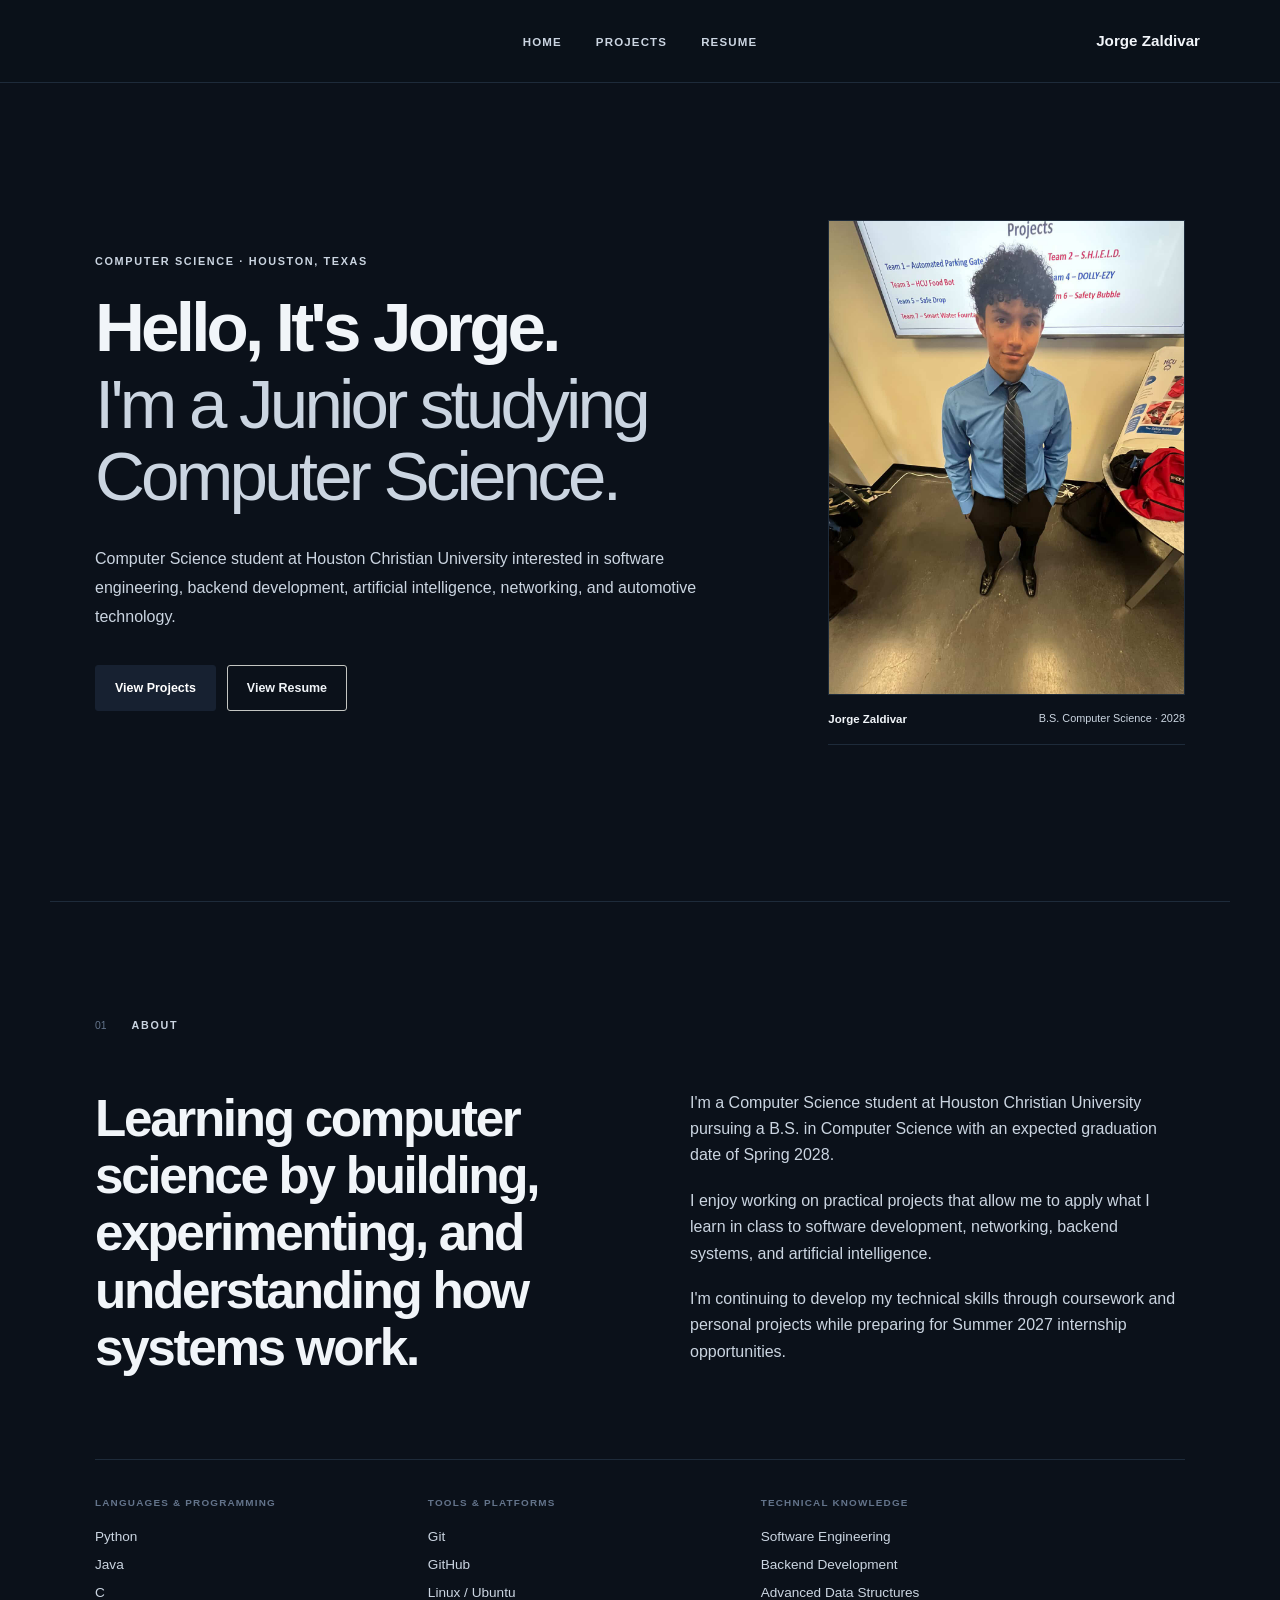
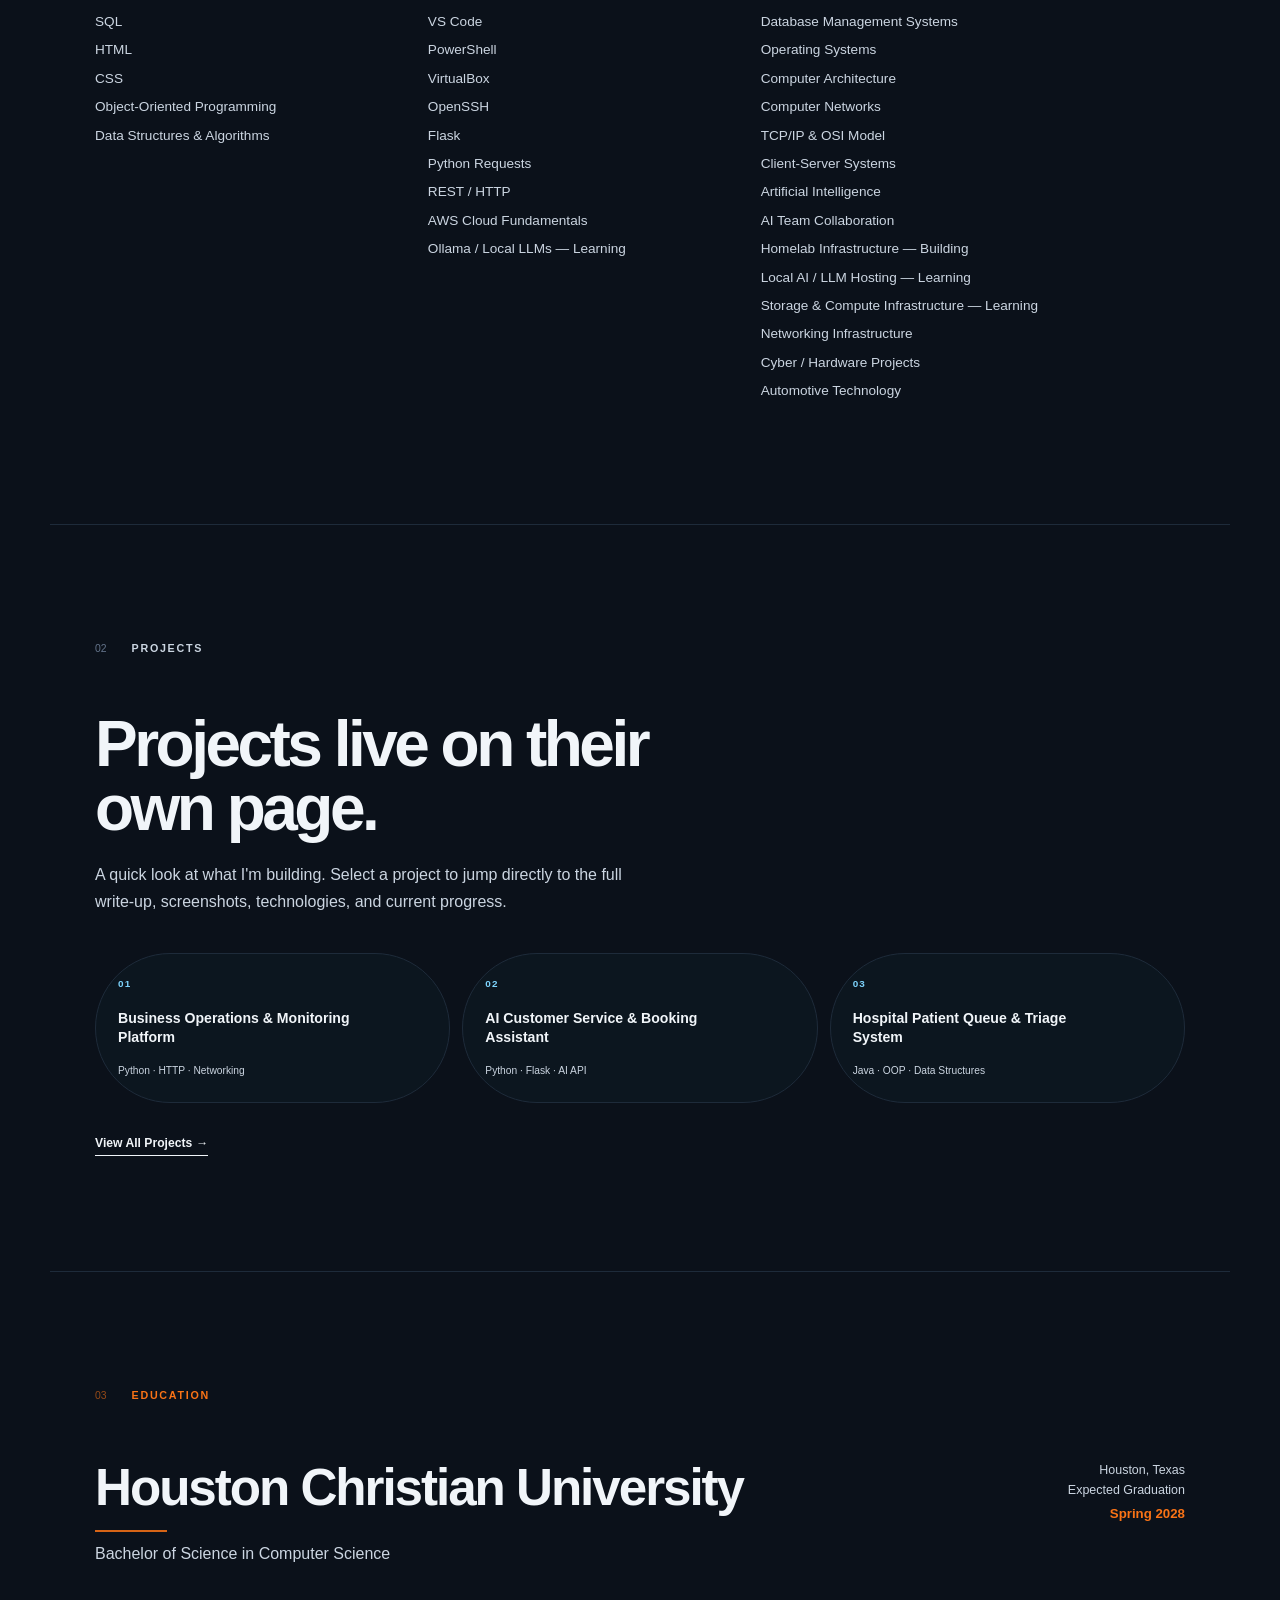
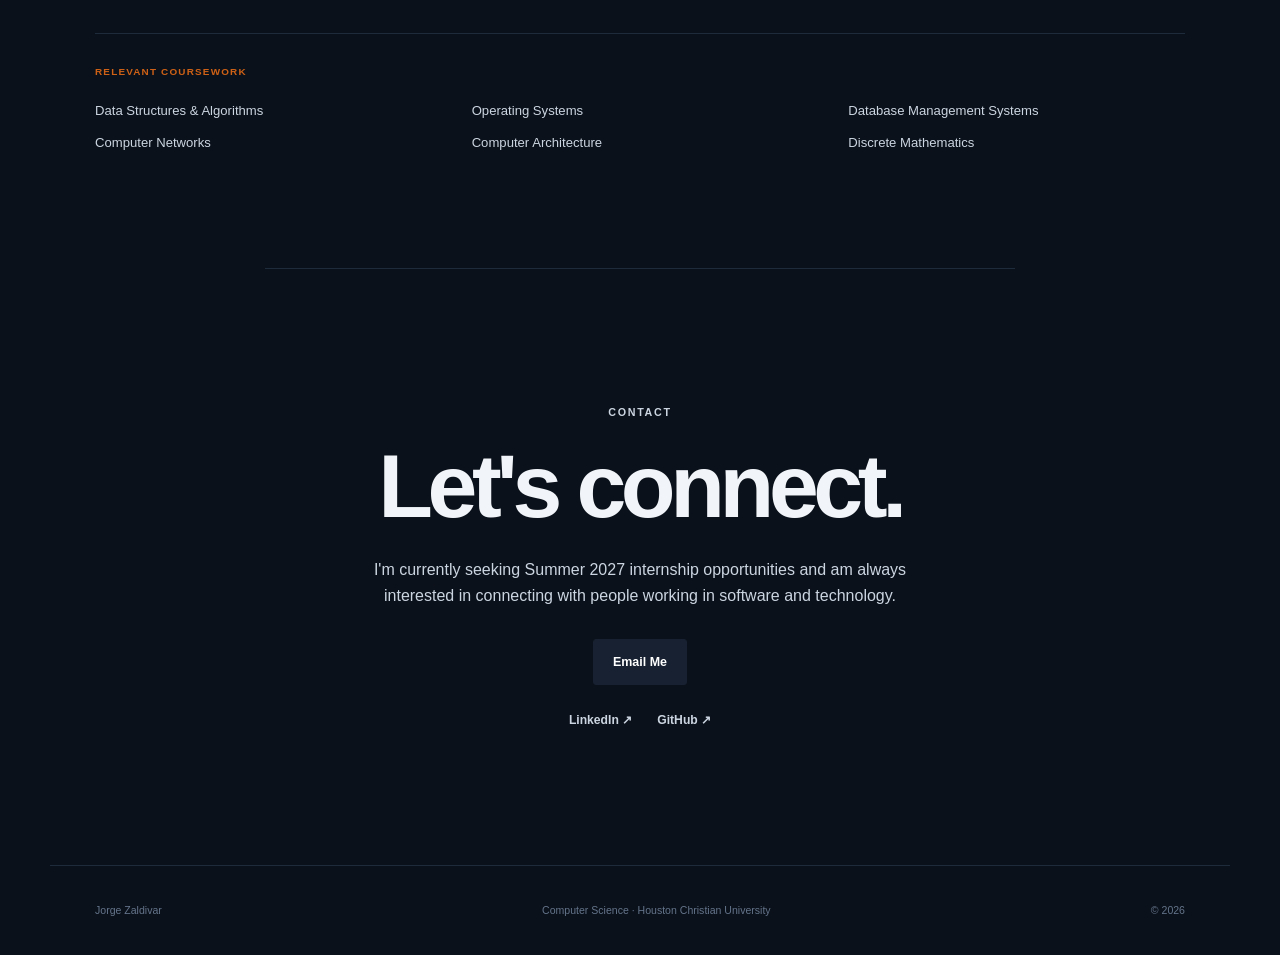
<file: index.html>
<!DOCTYPE html>
<html lang="en">

<head>
    <meta charset="UTF-8">

    <meta
        name="viewport"
        content="width=device-width, initial-scale=1.0"
    >

    <meta
        name="description"
        content="Jorge Zaldivar - Computer Science student at Houston Christian University. Portfolio featuring software engineering, AI, networking, and backend development projects."
    >

    <title>Jorge Zaldivar | Computer Science Portfolio</title>

    <link rel="stylesheet" href="css/style.css">
</head>


<body>

    <!-- ======================================================
         HEADER
         ====================================================== -->

    <header class="site-header">

        <nav class="navbar">

            <!-- Empty column keeps navigation centered -->
            <div class="nav-space"></div>

            <ul class="nav-links">
                <li><a href="#home">HOME</a></li>
                <li><a href="projects.html">PROJECTS</a></li>

                <li>
                    <a
                        href="resume/Jorge_Zaldivar_Career_Fair_Resume_2026_Final.pdf"
                        target="_blank"
                        rel="noopener noreferrer"
                    >
                        RESUME
                    </a>
                </li>
            </ul>

            <a href="#home" class="nav-name">
                Jorge Zaldivar
            </a>

        </nav>

    </header>



    <main>

        <!-- ==================================================
             HOME
             ================================================== -->

        <section class="hero" id="home">

            <div class="hero-content">

                <p class="eyebrow">
                    COMPUTER SCIENCE · HOUSTON, TEXAS
                </p>


                <h1>
                    Hello, It's Jorge.
                    <span>
                        I'm a Junior studying Computer Science.
                    </span>
                </h1>


                <p class="hero-description">
                    Computer Science student at Houston Christian
                    University interested in software engineering,
                    backend development, artificial intelligence,
                    networking, and automotive technology.
                </p>


                <div class="hero-actions">

                    <a href="projects.html" class="button button-dark">
                        View Projects
                    </a>

                    <a
                        href="resume/Jorge_Zaldivar_Career_Fair_Resume_2026_Final.pdf"
                        target="_blank"
                        rel="noopener noreferrer"
                        class="button button-light"
                    >
                        View Resume
                    </a>

                </div>


            </div>



            <!-- Your portrait -->

            <div class="portrait-container">

                <img
                    src="Pictures/jorge-profile.JPG"
                    alt="Jorge Zaldivar"
                    class="portrait"
                >

                <div class="portrait-caption">

                    <strong>Jorge Zaldivar</strong>

                    <span>
                        B.S. Computer Science · 2028
                    </span>

                </div>

            </div>

        </section>



        <!-- ==================================================
             ABOUT
             ================================================== -->

        <section class="section" id="about">

            <div class="section-title">

                <p class="section-number">
                    01
                </p>

                <p class="section-label">
                    ABOUT
                </p>

            </div>


            <div class="about-layout">

                <h2>
                    Learning computer science by building,
                    experimenting, and understanding how
                    systems work.
                </h2>


                <div class="about-description">

                    <p>
                        I'm a Computer Science student at Houston
                        Christian University pursuing a B.S. in
                        Computer Science with an expected graduation
                        date of Spring 2028.
                    </p>

                    <p>
                        I enjoy working on practical projects that
                        allow me to apply what I learn in class to
                        software development, networking, backend
                        systems, and artificial intelligence.
                    </p>

                    <p>
                        I'm continuing to develop my technical skills
                        through coursework and personal projects while
                        preparing for Summer 2027 internship
                        opportunities.
                    </p>

                </div>

            </div>



            <!-- Skills -->

            <div class="skills">

                <div>
                    <p>LANGUAGES & PROGRAMMING</p>
                    <span>Python</span>
                    <span>Java</span>
                    <span>C</span>
                    <span>SQL</span>
                    <span>HTML</span>
                    <span>CSS</span>
                    <span>Object-Oriented Programming</span>
                    <span>Data Structures & Algorithms</span>
                </div>


                <div>
                    <p>TOOLS & PLATFORMS</p>
                    <span>Git</span>
                    <span>GitHub</span>
                    <span>Linux / Ubuntu</span>
                    <span>VS Code</span>
                    <span>PowerShell</span>
                    <span>VirtualBox</span>
                    <span>OpenSSH</span>
                    <span>Flask</span>
                    <span>Python Requests</span>
                    <span>REST / HTTP</span>
                    <span>AWS Cloud Fundamentals</span>
                    <span>Ollama / Local LLMs — Learning</span>
                </div>


                <div>
                    <p>TECHNICAL KNOWLEDGE</p>
                    <span>Software Engineering</span>
                    <span>Backend Development</span>
                    <span>Advanced Data Structures</span>
                    <span>Database Management Systems</span>
                    <span>Operating Systems</span>
                    <span>Computer Architecture</span>
                    <span>Computer Networks</span>
                    <span>TCP/IP & OSI Model</span>
                    <span>Client-Server Systems</span>
                    <span>Artificial Intelligence</span>
                    <span>AI Team Collaboration</span>
                    <span>Homelab Infrastructure — Building</span>
                    <span>Local AI / LLM Hosting — Learning</span>
                    <span>Storage & Compute Infrastructure — Learning</span>
                    <span>Networking Infrastructure</span>
                    <span>Cyber / Hardware Projects</span>
                    <span>Automotive Technology</span>
                </div>

            </div>

        </section>



        <!-- ==================================================
             PROJECTS PREVIEW
             Full project details live on projects.html
             ================================================== -->

        <section class="section" id="projects">

            <div class="section-title">

                <p class="section-number">
                    02
                </p>

                <p class="section-label">
                    PROJECTS
                </p>

            </div>


            <div class="projects-introduction project-preview-intro">

                <h2>
                    Projects live on their own page.
                </h2>

                <p>
                    A quick look at what I'm building. Select a project
                    to jump directly to the full write-up, screenshots,
                    technologies, and current progress.
                </p>

            </div>


            <div class="project-teaser-grid">

                <a href="projects.html#monitoring-platform" class="project-teaser">
                    <span class="project-teaser-number">01</span>
                    <strong>Business Operations & Monitoring Platform</strong>
                    <small>Python · HTTP · Networking</small>
                </a>

                <a href="projects.html#ai-assistant" class="project-teaser">
                    <span class="project-teaser-number">02</span>
                    <strong>AI Customer Service & Booking Assistant</strong>
                    <small>Python · Flask · AI API</small>
                </a>

                <a href="projects.html#triage-system" class="project-teaser">
                    <span class="project-teaser-number">03</span>
                    <strong>Hospital Patient Queue & Triage System</strong>
                    <small>Java · OOP · Data Structures</small>
                </a>

            </div>


            <a href="projects.html" class="text-link project-page-link">
                View All Projects →
            </a>

        </section>



        <!-- ==================================================
             EDUCATION
             ================================================== -->

        <section class="section education-section">

            <div class="section-title">

                <p class="section-number">
                    03
                </p>

                <p class="section-label">
                    EDUCATION
                </p>

            </div>


            <div class="education">

                <div>

                    <h2>
                        Houston Christian University
                    </h2>

                    <p>
                        Bachelor of Science in Computer Science
                    </p>

                </div>


                <div class="education-meta">

                    <p>Houston, Texas</p>

                    <p>Expected Graduation</p>

                    <strong>Spring 2028</strong>

                </div>

            </div>


            <div class="coursework">

                <p>RELEVANT COURSEWORK</p>

                <div>
                    <span>Data Structures & Algorithms</span>
                    <span>Operating Systems</span>
                    <span>Database Management Systems</span>
                    <span>Computer Networks</span>
                    <span>Computer Architecture</span>
                    <span>Discrete Mathematics</span>
                </div>

            </div>


        </section>



        <!-- ==================================================
             CONTACT
             ================================================== -->

        <section class="contact">

            <p class="section-label">
                CONTACT
            </p>


            <h2>
                Let's connect.
            </h2>


            <p>
                I'm currently seeking Summer 2027 internship
                opportunities and am always interested in connecting
                with people working in software and technology.
            </p>


            <a
                href="mailto:Jazhou994@gmail.com"
                class="button button-dark"
            >
                Email Me
            </a>


            <div class="contact-socials">

                <a
                    href="https://www.linkedin.com/in/jorge-zaldivar-022992331"
                    target="_blank"
                    rel="noopener noreferrer"
                >
                    LinkedIn ↗
                </a>


                <a
                    href="https://github.com/JorgeAZaldivar"
                    target="_blank"
                    rel="noopener noreferrer"
                >
                    GitHub ↗
                </a>

            </div>

        </section>

    </main>



    <!-- ======================================================
         FOOTER
         ====================================================== -->

    <footer>

        <p>
            Jorge Zaldivar
        </p>

        <p>
            Computer Science · Houston Christian University
        </p>

        <p>
            © 2026
        </p>

    </footer>


</body>

</html>
</file>
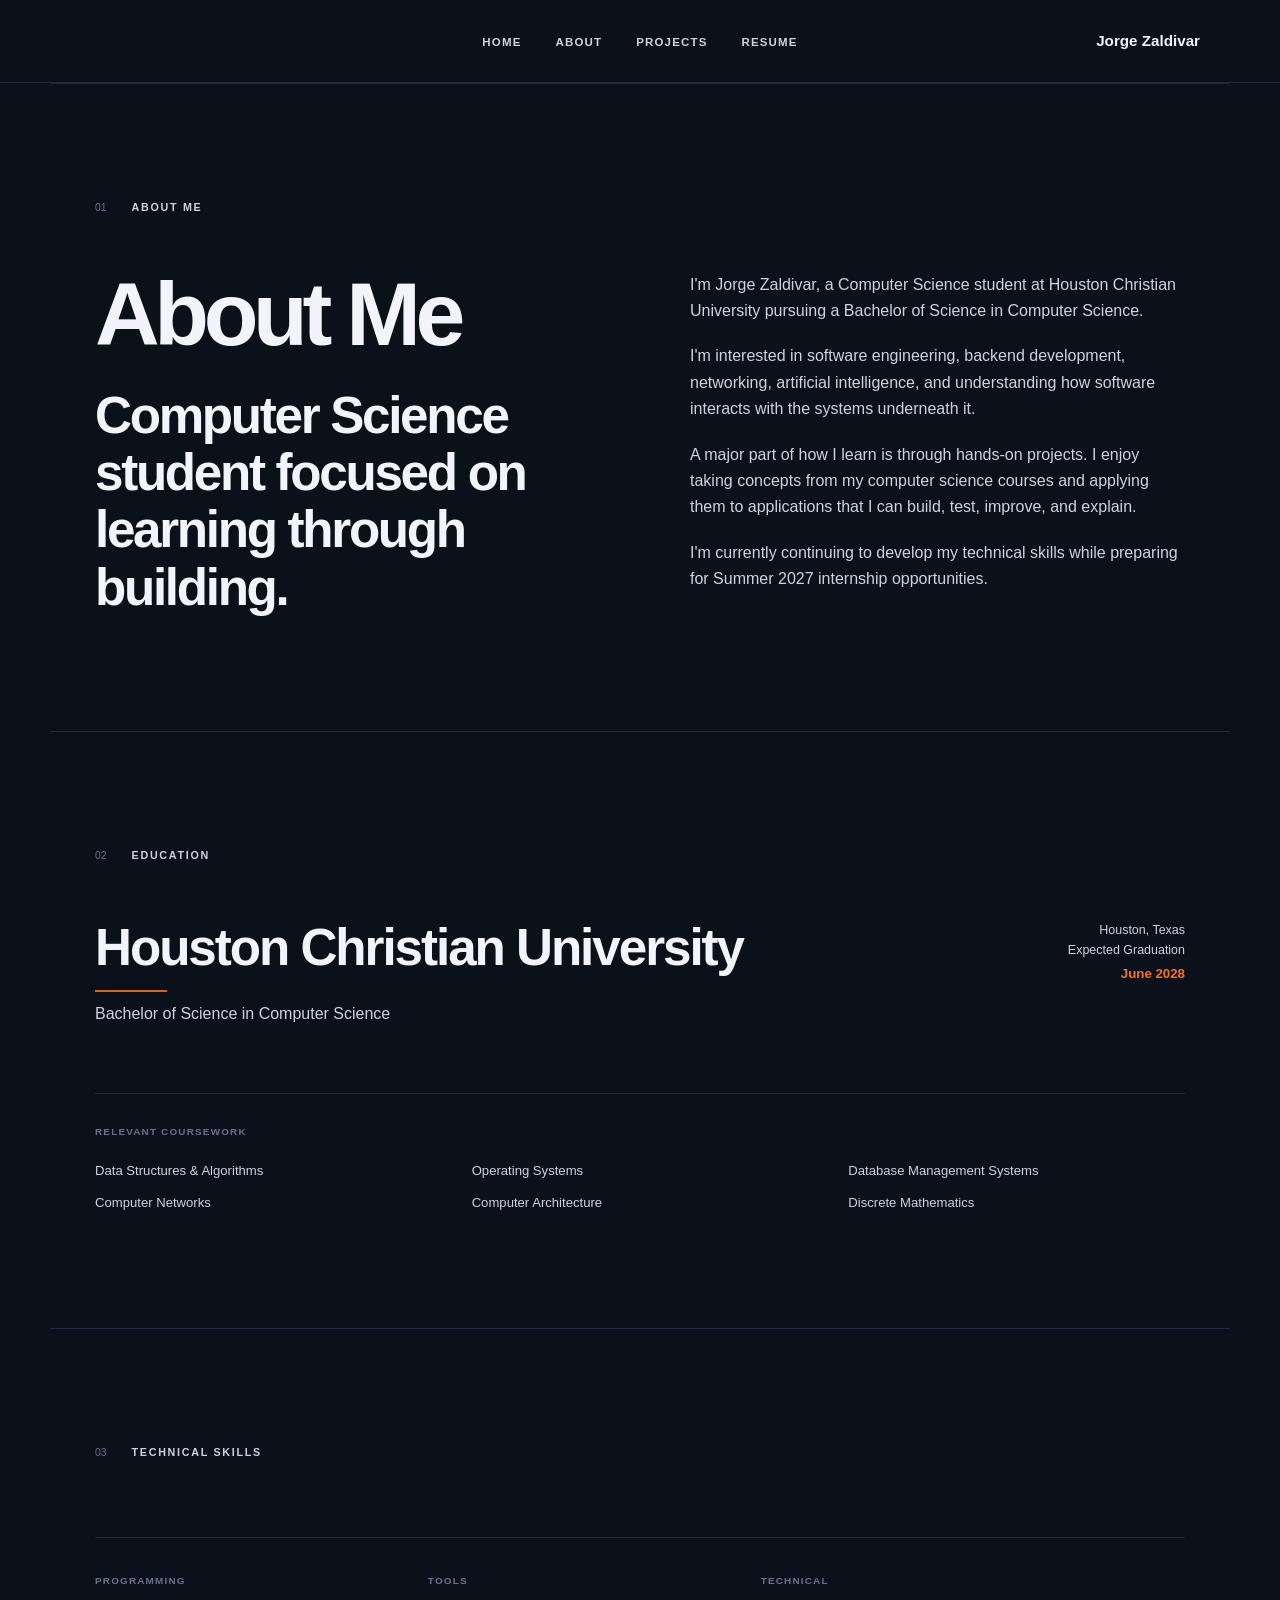
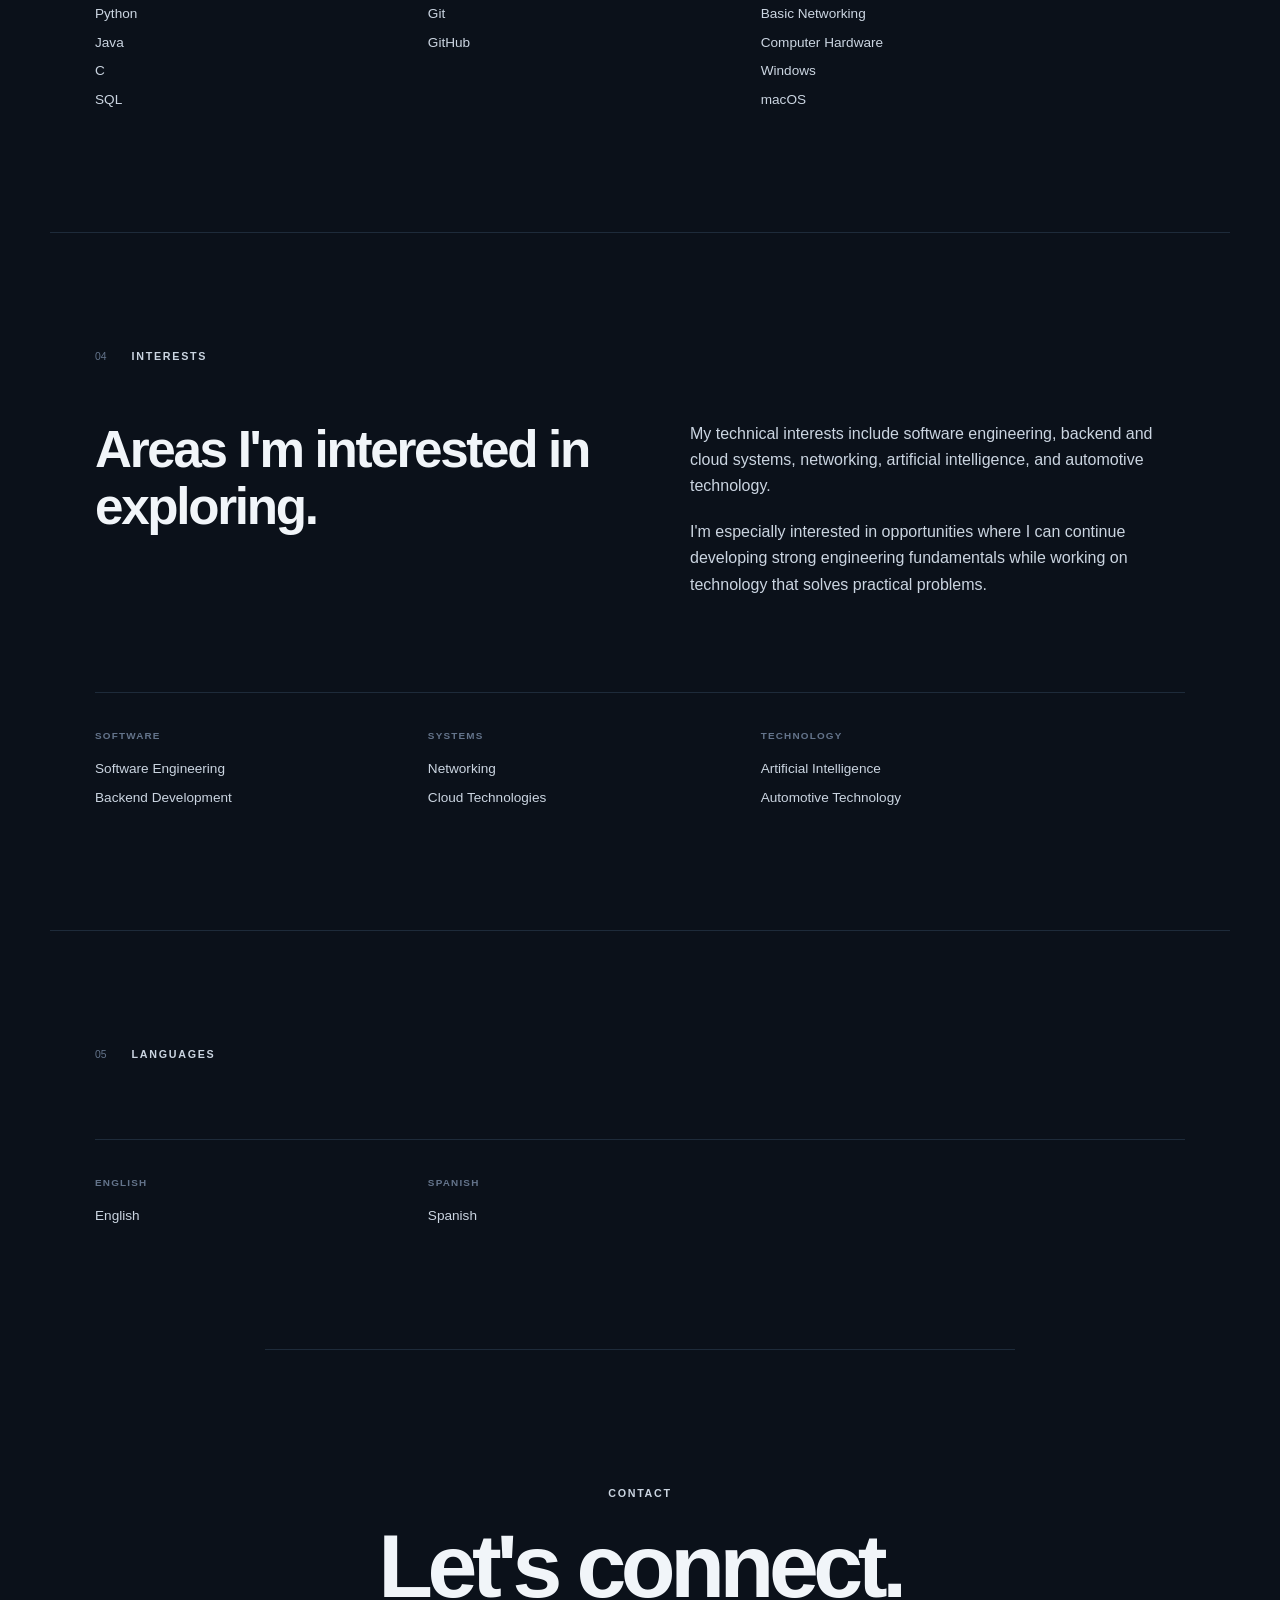
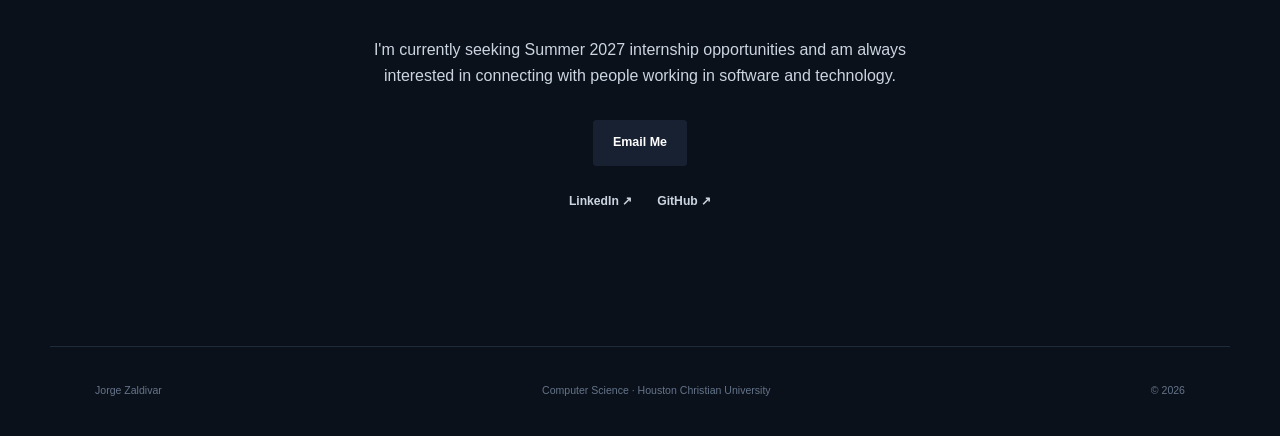
<file: about.html>
<!DOCTYPE html>
<html lang="en">

<head>
    <meta charset="UTF-8">

    <meta
        name="viewport"
        content="width=device-width, initial-scale=1.0"
    >

    <meta
        name="description"
        content="About Jorge Zaldivar - Computer Science student at Houston Christian University."
    >

    <title>About | Jorge Zaldivar</title>

    <link rel="stylesheet" href="css/style.css">
</head>


<body>

    <!-- ======================================================
         NAVIGATION
         ====================================================== -->

    <header class="site-header">

        <nav class="navbar">

            <div class="nav-space"></div>

            <ul class="nav-links">

                <li>
                    <a href="index.html">
                        HOME
                    </a>
                </li>

                <li>
                    <a href="about.html">
                        ABOUT
                    </a>
                </li>

                <li>
                    <a href="projects.html">
                        PROJECTS
                    </a>
                </li>

                <li>
                    <a
                        href="resume/resume.pdf"
                        target="_blank"
                        rel="noopener noreferrer"
                    >
                        RESUME
                    </a>
                </li>

            </ul>

            <a href="index.html" class="nav-name">
                Jorge Zaldivar
            </a>

        </nav>

    </header>



    <main>

        <!-- ==================================================
             ABOUT INTRODUCTION
             ================================================== -->

        <section class="section">

            <div class="section-title">

                <p class="section-number">
                    01
                </p>

                <p class="section-label">
                    ABOUT ME
                </p>

            </div>


            <div class="about-layout">

                <div>

                    <h1 class="page-heading">
                        About Me
                    </h1>

                    <h2>
                        Computer Science student focused on
                        learning through building.
                    </h2>

                </div>


                <div class="about-description">

                    <p>
                        I'm Jorge Zaldivar, a Computer Science student
                        at Houston Christian University pursuing a
                        Bachelor of Science in Computer Science.
                    </p>

                    <p>
                        I'm interested in software engineering,
                        backend development, networking, artificial
                        intelligence, and understanding how software
                        interacts with the systems underneath it.
                    </p>

                    <p>
                        A major part of how I learn is through
                        hands-on projects. I enjoy taking concepts
                        from my computer science courses and applying
                        them to applications that I can build,
                        test, improve, and explain.
                    </p>

                    <p>
                        I'm currently continuing to develop my
                        technical skills while preparing for
                        Summer 2027 internship opportunities.
                    </p>

                </div>

            </div>

        </section>



        <!-- ==================================================
             EDUCATION
             ================================================== -->

        <section class="section">

            <div class="section-title">

                <p class="section-number">
                    02
                </p>

                <p class="section-label">
                    EDUCATION
                </p>

            </div>


            <div class="education">

                <div>

                    <h2>
                        Houston Christian University
                    </h2>

                    <p>
                        Bachelor of Science in Computer Science
                    </p>

                </div>


                <div class="education-meta">

                    <p>
                        Houston, Texas
                    </p>

                    <p>
                        Expected Graduation
                    </p>

                    <strong>
                        June 2028
                    </strong>

                </div>

            </div>



            <!-- Relevant coursework -->

            <div class="coursework">

                <p>
                    RELEVANT COURSEWORK
                </p>

                <div>

                    <span>
                        Data Structures & Algorithms
                    </span>

                    <span>
                        Operating Systems
                    </span>

                    <span>
                        Database Management Systems
                    </span>

                    <span>
                        Computer Networks
                    </span>

                    <span>
                        Computer Architecture
                    </span>

                    <span>
                        Discrete Mathematics
                    </span>

                </div>

            </div>

        </section>



        <!-- ==================================================
             TECHNICAL SKILLS
             ================================================== -->

        <section class="section">

            <div class="section-title">

                <p class="section-number">
                    03
                </p>

                <p class="section-label">
                    TECHNICAL SKILLS
                </p>

            </div>


            <div class="skills">

                <div>

                    <p>
                        PROGRAMMING
                    </p>

                    <span>Python</span>
                    <span>Java</span>
                    <span>C</span>
                    <span>SQL</span>

                </div>


                <div>

                    <p>
                        TOOLS
                    </p>

                    <span>Git</span>
                    <span>GitHub</span>

                </div>


                <div>

                    <p>
                        TECHNICAL
                    </p>

                    <span>Basic Networking</span>
                    <span>Computer Hardware</span>
                    <span>Windows</span>
                    <span>macOS</span>

                </div>

            </div>

        </section>



        <!-- ==================================================
             INTERESTS
             ================================================== -->

        <section class="section">

            <div class="section-title">

                <p class="section-number">
                    04
                </p>

                <p class="section-label">
                    INTERESTS
                </p>

            </div>


            <div class="about-layout">

                <h2>
                    Areas I'm interested in exploring.
                </h2>


                <div class="about-description">

                    <p>
                        My technical interests include software
                        engineering, backend and cloud systems,
                        networking, artificial intelligence,
                        and automotive technology.
                    </p>

                    <p>
                        I'm especially interested in opportunities
                        where I can continue developing strong
                        engineering fundamentals while working
                        on technology that solves practical problems.
                    </p>

                </div>

            </div>


            <div class="skills">

                <div>

                    <p>
                        SOFTWARE
                    </p>

                    <span>Software Engineering</span>
                    <span>Backend Development</span>

                </div>


                <div>

                    <p>
                        SYSTEMS
                    </p>

                    <span>Networking</span>
                    <span>Cloud Technologies</span>

                </div>


                <div>

                    <p>
                        TECHNOLOGY
                    </p>

                    <span>Artificial Intelligence</span>
                    <span>Automotive Technology</span>

                </div>

            </div>

        </section>



        <!-- ==================================================
             LANGUAGES
             ================================================== -->

        <section class="section">

            <div class="section-title">

                <p class="section-number">
                    05
                </p>

                <p class="section-label">
                    LANGUAGES
                </p>

            </div>


            <div class="skills">

                <div>

                    <p>
                        ENGLISH
                    </p>

                    <span>English</span>

                </div>


                <div>

                    <p>
                        SPANISH
                    </p>

                    <span>Spanish</span>

                </div>

            </div>

        </section>



        <!-- ==================================================
             CONTACT
             ================================================== -->

        <section class="contact">

            <p class="section-label">
                CONTACT
            </p>


            <h2>
                Let's connect.
            </h2>


            <p>
                I'm currently seeking Summer 2027 internship
                opportunities and am always interested in
                connecting with people working in software
                and technology.
            </p>


            <a
                href="mailto:Jazhou994@gmail.com"
                class="button button-dark"
            >
                Email Me
            </a>


            <div class="contact-socials">

                <a
                    href="https://www.linkedin.com/in/jorge-zaldivar-022992331"
                    target="_blank"
                    rel="noopener noreferrer"
                >
                    LinkedIn ↗
                </a>

                <a
                    href="https://github.com/JorgeAZaldivar"
                    target="_blank"
                    rel="noopener noreferrer"
                >
                    GitHub ↗
                </a>

            </div>

        </section>

    </main>



    <!-- ======================================================
         FOOTER
         ====================================================== -->

    <footer>

        <p>
            Jorge Zaldivar
        </p>

        <p>
            Computer Science · Houston Christian University
        </p>

        <p>
            © 2026
        </p>

    </footer>


</body>

</html>
</file>
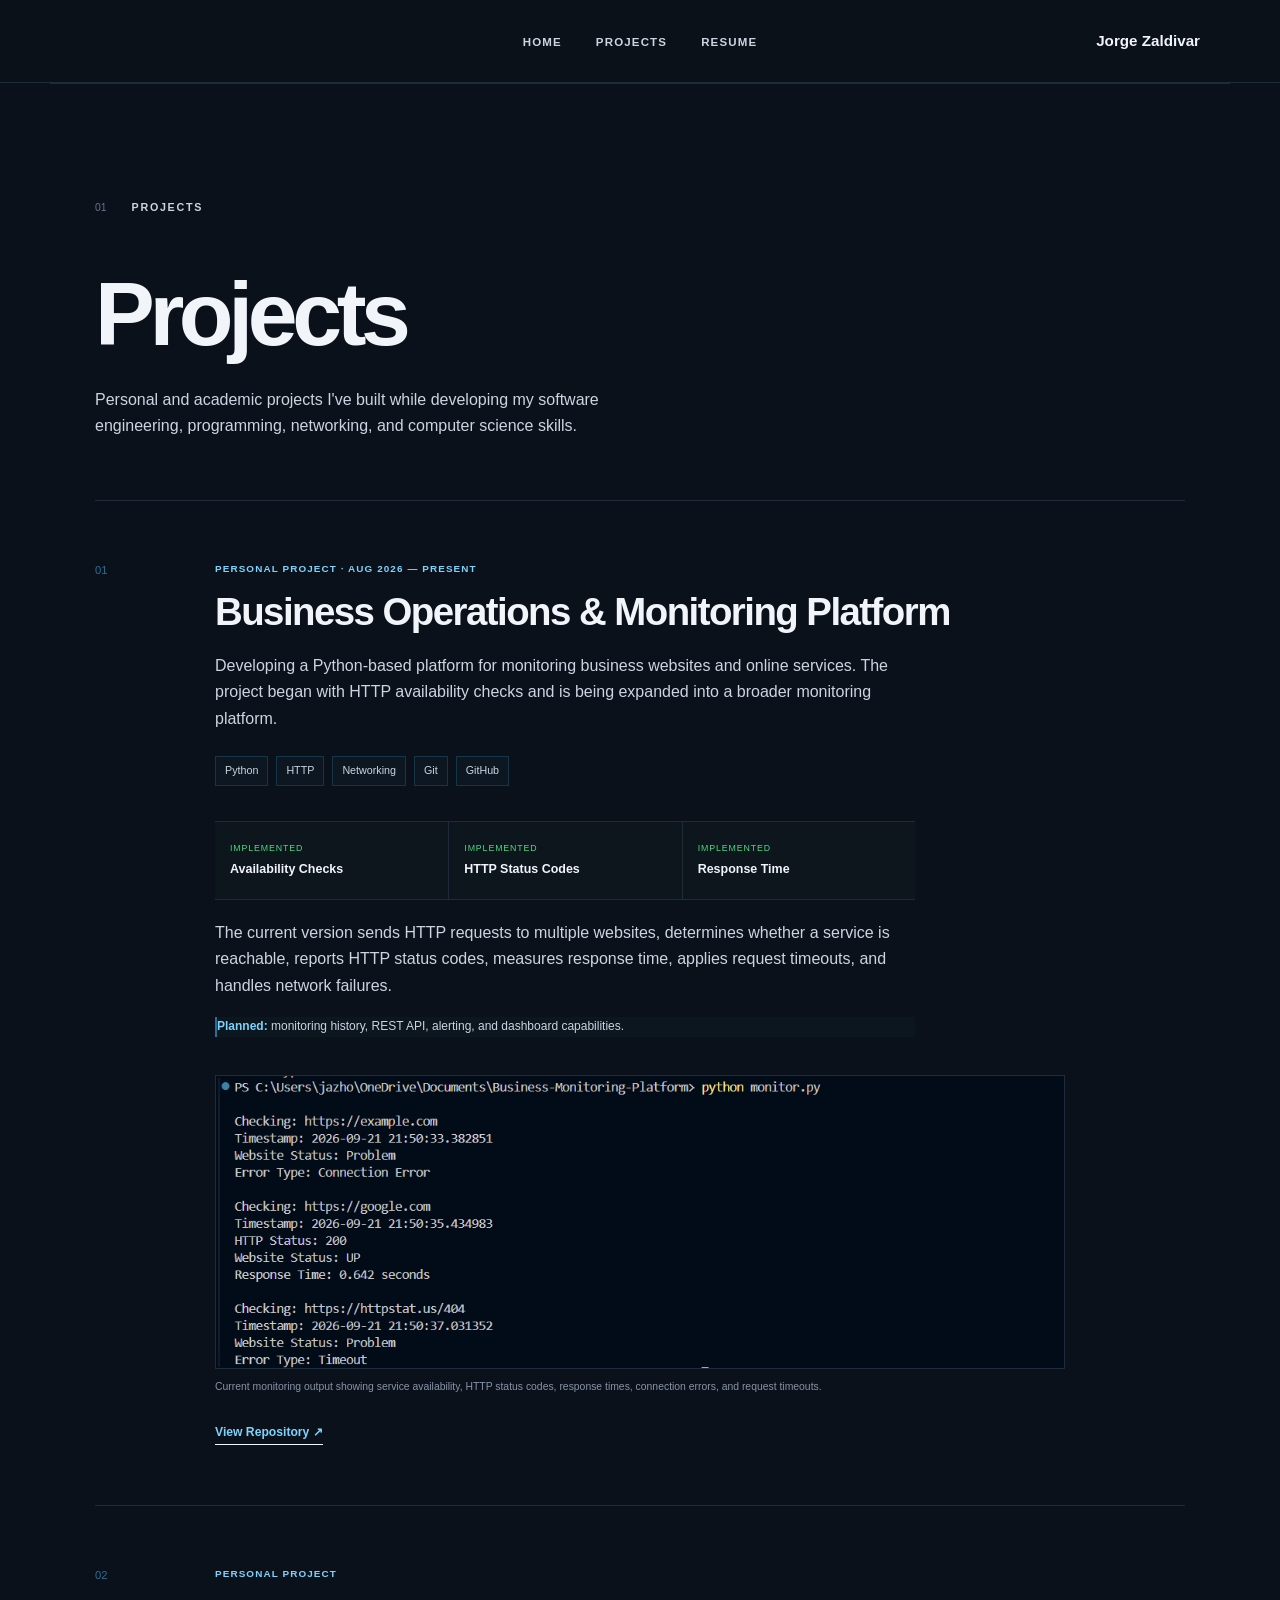
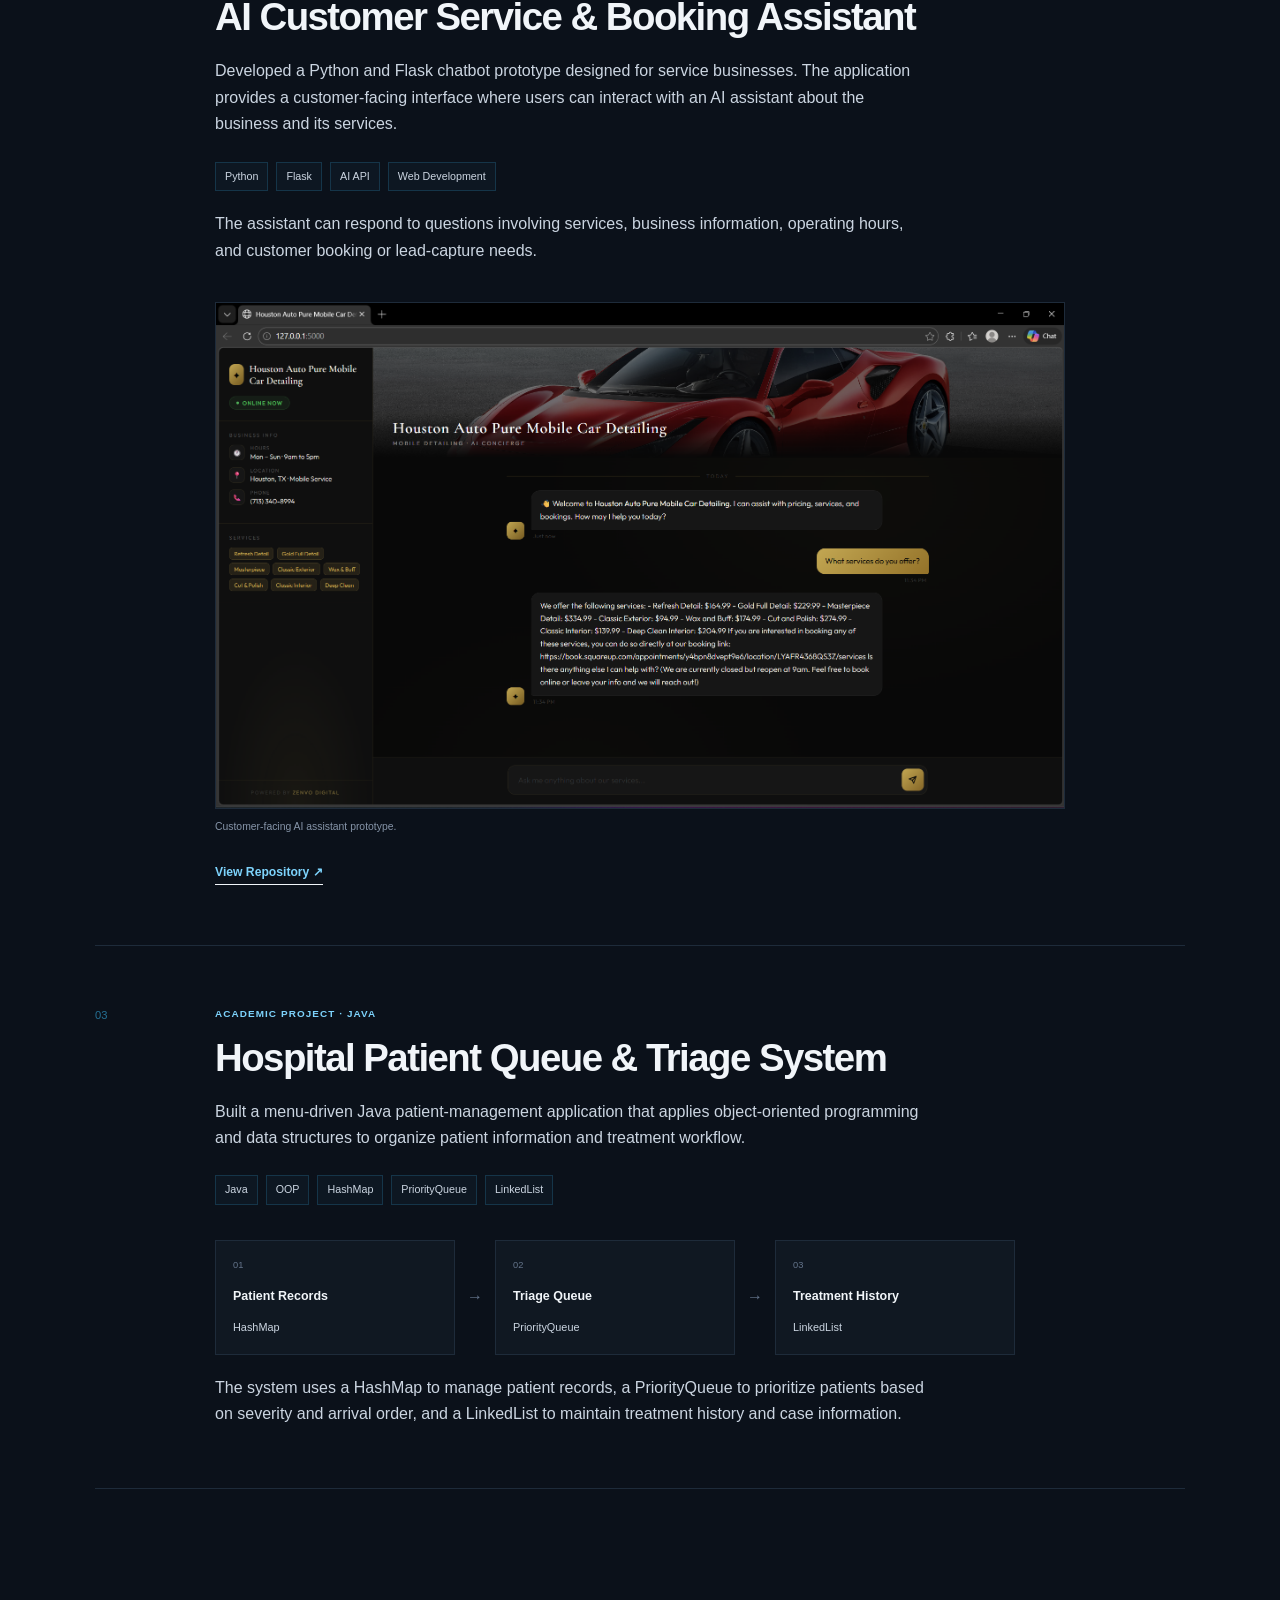
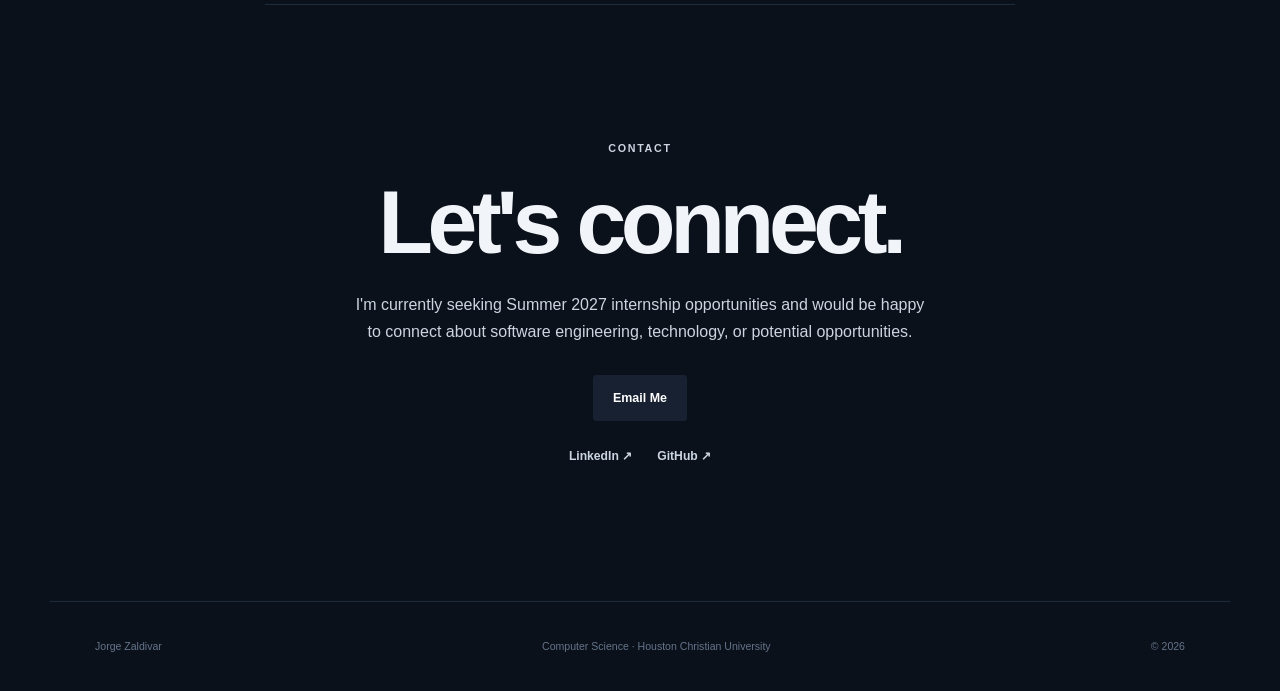
<file: projects.html>
<!DOCTYPE html>
<html lang="en">

<head>
    <meta charset="UTF-8">

    <meta
        name="viewport"
        content="width=device-width, initial-scale=1.0"
    >

    <meta
        name="description"
        content="Software and computer science projects by Jorge Zaldivar."
    >

    <title>Projects | Jorge Zaldivar</title>

    <link rel="stylesheet" href="css/style.css">
</head>


<body>

    <!-- ======================================================
         NAVIGATION
         ====================================================== -->

    <header class="site-header">

        <nav class="navbar">

            <div class="nav-space"></div>

            <ul class="nav-links">

                <li>
                    <a href="index.html">
                        HOME
                    </a>
                </li>

                <li>
                    <a href="projects.html">
                        PROJECTS
                    </a>
                </li>

                <li>
                    <a
                        href="resume/Jorge_Zaldivar_Career_Fair_Resume_2026_Final.pdf" 
                        target="_blank"
                        rel="noopener noreferrer"
                    >
                        RESUME
                    </a>
                </li>

            </ul>


            <a href="index.html" class="nav-name">
                Jorge Zaldivar
            </a>

        </nav>

    </header>



    <main>

        <!-- ==================================================
             PROJECTS INTRODUCTION
             ================================================== -->

        <section class="section">

            <div class="section-title">

                <p class="section-number">
                    01
                </p>

                <p class="section-label">
                    PROJECTS
                </p>

            </div>


            <div class="projects-introduction">

                <h1 class="page-heading">
                    Projects
                </h1>


                <p>
                    Personal and academic projects I've built
                    while developing my software engineering,
                    programming, networking, and computer
                    science skills.
                </p>

            </div>



            <!-- =================================================
                 PROJECT 1
                 BUSINESS MONITORING PLATFORM
                 ================================================= -->

            <article class="project" id="monitoring-platform">

                <div class="project-index">
                    01
                </div>


                <div class="project-content">


                    <p class="project-category">
                        PERSONAL PROJECT · AUG 2026 — PRESENT
                    </p>


                    <h3>
                        Business Operations &
                        Monitoring Platform
                    </h3>


                    <p class="project-description">
                        Developing a Python-based platform for
                        monitoring business websites and online
                        services. The project began with HTTP
                        availability checks and is being expanded
                        into a broader monitoring platform.
                    </p>



                    <!-- Technologies -->
                    <div class="tags">

                        <span>Python</span>
                        <span>HTTP</span>
                        <span>Networking</span>
                        <span>Git</span>
                        <span>GitHub</span>

                    </div>



                    <!-- Current functionality -->
                    <div class="project-current">

                        <div>

                            <small>
                                IMPLEMENTED
                            </small>

                            <p>
                                Availability Checks
                            </p>

                        </div>


                        <div>

                            <small>
                                IMPLEMENTED
                            </small>

                            <p>
                                HTTP Status Codes
                            </p>

                        </div>


                        <div>

                            <small>
                                IMPLEMENTED
                            </small>

                            <p>
                                Response Time
                            </p>

                        </div>

                    </div>



                    <p class="project-description">
                        The current version sends HTTP requests to
                        multiple websites, determines whether a
                        service is reachable, reports HTTP status
                        codes, measures response time, applies
                        request timeouts, and handles network
                        failures.
                    </p>



                    <!-- Planned features -->
                    <div class="project-planned">

                        <strong>
                            Planned:
                        </strong>

                        monitoring history, REST API,
                        alerting, and dashboard capabilities.

                    </div>



                    <!-- Real output from the monitoring platform -->
                    <figure class="project-image">

                        <img
                            src="Pictures/Monitor.png"
                            alt="Business Operations and Monitoring Platform running in PowerShell"
                        >

                        <figcaption>
                            Current monitoring output showing service availability,
                            HTTP status codes, response times, connection errors,
                            and request timeouts.
                        </figcaption>

                    </figure>



                    <a
                        href="https://github.com/JorgeAZaldivar/Business-Monitoring-Platform"
                        target="_blank"
                        rel="noopener noreferrer"
                        class="text-link"
                    >
                        View Repository ↗
                    </a>


                </div>

            </article>



            <!-- =================================================
                 PROJECT 2
                 AI CUSTOMER SERVICE ASSISTANT
                 ================================================= -->

            <article class="project" id="ai-assistant">

                <div class="project-index">
                    02
                </div>


                <div class="project-content">


                    <p class="project-category">
                        PERSONAL PROJECT
                    </p>


                    <h3>
                        AI Customer Service &
                        Booking Assistant
                    </h3>


                    <p class="project-description">
                        Developed a Python and Flask chatbot
                        prototype designed for service businesses.
                        The application provides a customer-facing
                        interface where users can interact with an
                        AI assistant about the business and its
                        services.
                    </p>



                    <div class="tags">

                        <span>Python</span>
                        <span>Flask</span>
                        <span>AI API</span>
                        <span>Web Development</span>

                    </div>



                    <p class="project-description">
                        The assistant can respond to questions
                        involving services, business information,
                        operating hours, and customer booking or
                        lead-capture needs.
                    </p>



                    <!--
                        This is the REAL screenshot that you
                        placed inside the Pictures folder.
                    -->

                    <figure class="project-image">

                        <img
                            src="Pictures/zenvo-chatbot.png"
                            alt="AI Customer Service and Booking Assistant interface"
                        >

                        <figcaption>
                            Customer-facing AI assistant prototype.
                        </figcaption>

                    </figure>


                    <a
                        href="https://github.com/JorgeAZaldivar/Zenvo-AutoPure"
                        target="_blank"
                        rel="noopener noreferrer"
                        class="text-link"
                    >
                        View Repository ↗
                    </a>


                </div>

            </article>



            <!-- =================================================
                 PROJECT 3
                 HOSPITAL TRIAGE SYSTEM
                 ================================================= -->

            <article class="project" id="triage-system">

                <div class="project-index">
                    03
                </div>


                <div class="project-content">


                    <p class="project-category">
                        ACADEMIC PROJECT · JAVA
                    </p>


                    <h3>
                        Hospital Patient Queue &
                        Triage System
                    </h3>


                    <p class="project-description">
                        Built a menu-driven Java patient-management
                        application that applies object-oriented
                        programming and data structures to organize
                        patient information and treatment workflow.
                    </p>



                    <div class="tags">

                        <span>Java</span>
                        <span>OOP</span>
                        <span>HashMap</span>
                        <span>PriorityQueue</span>
                        <span>LinkedList</span>

                    </div>



                    <!-- Visual explanation of the data structures -->

                    <div class="triage-flow">


                        <div>

                            <small>
                                01
                            </small>

                            <strong>
                                Patient Records
                            </strong>

                            <span>
                                HashMap
                            </span>

                        </div>


                        <span class="arrow">
                            →
                        </span>


                        <div>

                            <small>
                                02
                            </small>

                            <strong>
                                Triage Queue
                            </strong>

                            <span>
                                PriorityQueue
                            </span>

                        </div>


                        <span class="arrow">
                            →
                        </span>


                        <div>

                            <small>
                                03
                            </small>

                            <strong>
                                Treatment History
                            </strong>

                            <span>
                                LinkedList
                            </span>

                        </div>


                    </div>



                    <p class="project-description">

                        The system uses a HashMap to manage patient
                        records, a PriorityQueue to prioritize
                        patients based on severity and arrival
                        order, and a LinkedList to maintain
                        treatment history and case information.

                    </p>


                </div>

            </article>

        </section>



        <!-- ==================================================
             CONTACT
             ================================================== -->

        <section class="contact">

            <p class="section-label">
                CONTACT
            </p>


            <h2>
                Let's connect.
            </h2>


            <p>
                I'm currently seeking Summer 2027 internship
                opportunities and would be happy to connect
                about software engineering, technology, or
                potential opportunities.
            </p>


            <a
                href="mailto:Jazhou994@gmail.com"
                class="button button-dark"
            >
                Email Me
            </a>


            <div class="contact-socials">

                <a
                    href="https://www.linkedin.com/in/jorge-zaldivar-022992331"
                    target="_blank"
                    rel="noopener noreferrer"
                >
                    LinkedIn ↗
                </a>


                <a
                    href="https://github.com/JorgeAZaldivar"
                    target="_blank"
                    rel="noopener noreferrer"
                >
                    GitHub ↗
                </a>

            </div>

        </section>

    </main>



    <!-- ======================================================
         FOOTER
         ====================================================== -->

    <footer>

        <p>
            Jorge Zaldivar
        </p>

        <p>
            Computer Science · Houston Christian University
        </p>

        <p>
            © 2026
        </p>

    </footer>


</body>

</html>
</file>
<file: css/style.css>
/* ==========================================================
   JORGE ZALDIVAR — PORTFOLIO
   Simple / clean / professional
   ========================================================== */


/* =========================================================
   GLOBAL DESIGN VARIABLES
   Dark Navy / Slate Professional Theme
   ========================================================= */

:root {

    /* Main page background
       Dark navy instead of pure black */
    --background: #0b111a;

    /* Main cards / content surfaces */
    --surface: #101822;

    /* Slightly lighter secondary surfaces */
    --surface-soft: #141e2a;

    /* Primary text */
    --text: #f1f5f9;

    /* Secondary / description text */
    --text-soft: #94a3b8;

    /* Subtle blue-gray borders */
    --border: #1e2b3a;

    /* Main blue accent */
    --accent: #38bdf8;

    /* Green used for successful / implemented items */
    --success: #4ade80;

    /* Compatibility variables used throughout the existing layout */
    --secondary: #cbd5e1;
    --light-text: #64748b;
    --dark: #172131;
    --green: #4ade80;

    /* Houston Christian University accent */
    --hcu-orange: #f97316;

    /* Website maximum width */
    --max-width: 1180px;
}


/* ---------- RESET ---------- */

* {
    margin: 0;
    padding: 0;
    box-sizing: border-box;
}


html {
    scroll-behavior: smooth;
}


body {
    background: var(--background);
    color: var(--text);

    font-family:
        -apple-system,
        BlinkMacSystemFont,
        "Segoe UI",
        Arial,
        sans-serif;

    line-height: 1.65;
}


a {
    color: inherit;
    text-decoration: none;
}


img {
    display: block;
    max-width: 100%;
}


/* =========================================================
   HEADER
   ========================================================= */

.site-header {
    position: sticky;
    top: 0;
    z-index: 100;

    background: rgba(11, 17, 26, 0.94);

    backdrop-filter: blur(10px);

    border-bottom: 1px solid var(--border);
}


.navbar {
    max-width: var(--max-width);
    height: 82px;

    margin: auto;
    padding: 0 30px;

    display: grid;

    grid-template-columns:
        1fr
        auto
        1fr;

    align-items: center;
}


.nav-links {
    list-style: none;

    display: flex;

    gap: 34px;
}


.nav-links a {
    color: var(--secondary);

    font-size: 0.72rem;
    font-weight: 600;

    letter-spacing: 0.1em;

    transition: color 0.2s ease;
}


.nav-links a:hover {
    color: var(--text);
}


.nav-name {
    justify-self: end;

    font-size: 0.95rem;
    font-weight: 650;
}


/* ==========================================================
   HERO
   ========================================================== */

.hero {
    max-width: var(--max-width);

    min-height: calc(100vh - 82px);

    margin: auto;

    padding: 90px 45px 110px;

    display: grid;

    grid-template-columns:
        1.25fr
        0.75fr;

    gap: 100px;

    align-items: center;
}


.hero-content {
    max-width: 720px;
}


.eyebrow {
    margin-bottom: 22px;

    color: var(--secondary);

    font-size: 0.68rem;

    font-weight: 650;

    letter-spacing: 0.15em;
}


.hero h1 {
    font-size:
        clamp(3.2rem, 5.4vw, 5.5rem);

    line-height: 1.04;

    letter-spacing: -0.055em;

    font-weight: 650;
}


.hero h1 span {
    display: block;

    margin-top: 5px;

    color: var(--secondary);

    font-weight: 450;
}


.hero-description {
    max-width: 620px;

    margin-top: 32px;

    color: var(--secondary);

    font-size: 1rem;

    line-height: 1.8;
}


/* ---------- BUTTONS ---------- */

.hero-actions {
    margin-top: 34px;

    display: flex;

    gap: 11px;
}


.button {
    min-height: 46px;

    padding: 0 19px;

    display: inline-flex;

    justify-content: center;
    align-items: center;

    border-radius: 3px;

    font-size: 0.78rem;

    font-weight: 600;

    transition:
        background 0.2s ease,
        transform 0.2s ease;
}


.button:hover {
    transform: translateY(-1px);
}


.button-dark {
    background: var(--dark);

    color: white;

    border: 1px solid var(--dark);
}


.button-dark:hover {
    background: #353b38;
}


.button-light {
    background: transparent;

    border: 1px solid #c4c6c2;
}


.button-light:hover {
    background: var(--surface);
}


/* ---------- AVAILABILITY ---------- */

.availability {
    margin-top: 27px;

    display: flex;

    align-items: center;

    gap: 9px;

    color: var(--secondary);

    font-size: 0.75rem;
}


.availability span {
    width: 7px;
    height: 7px;

    border-radius: 50%;

    background: var(--green);
}


/* ---------- PROFESSIONAL LINKS ---------- */

.professional-links {
    margin-top: 21px;

    display: flex;

    gap: 23px;
}


.professional-links a {
    color: var(--secondary);

    font-size: 0.76rem;

    font-weight: 600;
}


.professional-links a:hover {
    color: var(--text);
}


/* ==========================================================
   PORTRAIT
   ========================================================== */

.portrait-container {
    max-width: 370px;

    justify-self: end;
}


.portrait {
    width: 100%;

    height: 475px;

    object-fit: cover;

    object-position: center 25%;

    border: 1px solid var(--border);
}


.portrait-caption {
    padding: 15px 0;

    display: flex;

    justify-content: space-between;

    gap: 20px;

    border-bottom: 1px solid var(--border);
}


.portrait-caption strong {
    font-size: 0.72rem;
}


.portrait-caption span {
    color: var(--secondary);

    font-size: 0.68rem;

    text-align: right;
}


/* ==========================================================
   SHARED SECTIONS
   ========================================================== */

.section {
    max-width: var(--max-width);

    margin: auto;

    padding: 115px 45px;

    border-top: 1px solid var(--border);
}


.section-title {
    margin-bottom: 55px;

    display: flex;

    gap: 25px;
}


.section-number {
    color: var(--light-text);

    font-size: 0.65rem;
}


.section-label {
    color: var(--secondary);

    font-size: 0.67rem;

    font-weight: 650;

    letter-spacing: 0.16em;
}


/* ==========================================================
   ABOUT
   ========================================================== */

.about-layout {
    display: grid;

    grid-template-columns:
        1fr
        1fr;

    gap: 100px;
}


.about-layout h2 {
    max-width: 520px;

    font-size:
        clamp(2.2rem, 4vw, 3.5rem);

    line-height: 1.12;

    letter-spacing: -0.045em;

    font-weight: 600;
}


.about-description {
    max-width: 560px;
}


.about-description p {
    margin-bottom: 19px;

    color: var(--secondary);
}


/* ---------- SKILLS ---------- */

.skills {
    margin-top: 75px;

    padding-top: 35px;

    border-top: 1px solid var(--border);

    display: grid;

    grid-template-columns:
        1fr
        1fr
        1.5fr;

    gap: 50px;
}


.skills div > p {
    margin-bottom: 14px;

    color: var(--light-text);

    font-size: 0.62rem;

    font-weight: 650;

    letter-spacing: 0.12em;
}


.skills span {
    display: block;

    margin-bottom: 6px;

    color: var(--secondary);

    font-size: 0.85rem;
}


/* ==========================================================
   PROJECTS INTRO
   ========================================================== */

.projects-introduction {
    max-width: 650px;

    margin-bottom: 60px;
}


.projects-introduction h2 {
    font-size:
        clamp(3rem, 5vw, 4.7rem);

    line-height: 1;

    letter-spacing: -0.055em;

    font-weight: 600;
}


.projects-introduction > p {
    max-width: 560px;

    margin-top: 22px;

    color: var(--secondary);
}


/* ==========================================================
   PROJECT
   ========================================================== */

.project {
    padding: 60px 0;

    display: grid;

    grid-template-columns:
        90px
        1fr;

    gap: 30px;

    border-top: 1px solid var(--border);
}


.project:last-child {
    border-bottom: 1px solid var(--border);
}


.project-index {
    color: var(--light-text);

    font-size: 0.7rem;
}


.project-content {
    max-width: 900px;
}


.project-category {
    margin-bottom: 13px;

    color: var(--secondary);

    font-size: 0.62rem;

    font-weight: 650;

    letter-spacing: 0.11em;
}


.project-content h3 {
    max-width: 760px;

    font-size:
        clamp(1.9rem, 3vw, 2.8rem);

    line-height: 1.12;

    letter-spacing: -0.04em;

    font-weight: 600;
}


.project-description {
    max-width: 710px;

    margin-top: 20px;

    color: var(--secondary);
}


/* ---------- TAGS ---------- */

.tags {
    margin-top: 24px;

    display: flex;

    flex-wrap: wrap;

    gap: 8px;
}


.tags span {
    padding: 5px 9px;

    border: 1px solid var(--border);

    background: var(--surface);

    color: var(--secondary);

    font-size: 0.67rem;
}


/* ---------- MONITORING CURRENT FEATURES ---------- */

.project-current {
    max-width: 700px;

    margin-top: 35px;

    display: grid;

    grid-template-columns:
        repeat(3, 1fr);

    border-top: 1px solid var(--border);

    border-bottom: 1px solid var(--border);
}


.project-current div {
    padding: 19px 15px;
}


.project-current div + div {
    border-left: 1px solid var(--border);
}


.project-current small {
    display: block;

    margin-bottom: 4px;

    color: var(--light-text);

    font-size: 0.55rem;

    letter-spacing: 0.1em;
}


.project-current p {
    font-size: 0.78rem;

    font-weight: 600;
}


.project-planned {
    max-width: 700px;

    margin-top: 18px;

    color: var(--secondary);

    font-size: 0.75rem;
}


.project-planned strong {
    color: var(--text);
}


.text-link {
    display: inline-block;

    margin-top: 27px;

    padding-bottom: 2px;

    border-bottom: 1px solid var(--text);

    font-size: 0.76rem;

    font-weight: 600;
}


.text-link:hover {
    color: var(--secondary);

    border-color: var(--secondary);
}


/* ==========================================================
   PROJECT IMAGE
   ========================================================== */

.project-image {
    max-width: 850px;

    margin-top: 38px;
}


.project-image img {
    width: 100%;

    border: 1px solid var(--border);
}


.project-image figcaption {
    margin-top: 9px;

    color: var(--light-text);

    font-size: 0.65rem;
}


/* ==========================================================
   TRIAGE PROJECT
   ========================================================== */

.triage-flow {
    max-width: 800px;

    margin-top: 35px;

    display: flex;

    align-items: stretch;
}


.triage-flow > div {
    flex: 1;

    min-height: 115px;

    padding: 17px;

    display: flex;

    flex-direction: column;

    border: 1px solid var(--border);

    background: var(--surface);
}


.triage-flow small {
    color: var(--light-text);

    font-size: 0.58rem;
}


.triage-flow strong {
    margin-top: 13px;

    font-size: 0.78rem;
}


.triage-flow div span {
    margin-top: auto;

    color: var(--secondary);

    font-size: 0.68rem;
}


.arrow {
    padding: 0 12px;

    align-self: center;

    color: var(--light-text);
}


/* ==========================================================
   EDUCATION
   ========================================================== */

.education {
    display: flex;

    justify-content: space-between;

    gap: 60px;
}


.education h2 {
    font-size:
        clamp(2rem, 4vw, 3.2rem);

    line-height: 1.1;

    letter-spacing: -0.04em;

    font-weight: 600;
}


.education > div:first-child p {
    margin-top: 9px;

    color: var(--secondary);
}


.education-meta {
    text-align: right;
}


.education-meta p {
    color: var(--secondary);

    font-size: 0.78rem;
}


.education-meta strong {
    display: block;

    margin-top: 2px;

    font-size: 0.83rem;
}


/* ---------- COURSEWORK ---------- */

.coursework {
    margin-top: 65px;

    padding-top: 30px;

    border-top: 1px solid var(--border);
}


.coursework > p {
    margin-bottom: 20px;

    color: var(--light-text);

    font-size: 0.62rem;

    font-weight: 650;

    letter-spacing: 0.12em;
}


.coursework div {
    display: grid;

    grid-template-columns:
        repeat(3, 1fr);

    gap: 10px 40px;
}


.coursework span {
    color: var(--secondary);

    font-size: 0.82rem;
}


/* ==========================================================
   CONTACT
   ========================================================== */

.contact {
    max-width: 750px;

    margin: auto;

    padding: 135px 30px;

    text-align: center;

    border-top: 1px solid var(--border);
}


.contact h2 {
    margin-top: 20px;

    font-size:
        clamp(3.5rem, 7vw, 5.7rem);

    line-height: 1;

    letter-spacing: -0.06em;

    font-weight: 600;
}


.contact > p:not(.section-label) {
    max-width: 570px;

    margin: 25px auto 30px;

    color: var(--secondary);
}


.contact-socials {
    margin-top: 25px;

    display: flex;

    justify-content: center;

    gap: 25px;
}


.contact-socials a {
    color: var(--secondary);

    font-size: 0.76rem;

    font-weight: 600;
}


.contact-socials a:hover {
    color: var(--text);
}


/* ==========================================================
   FOOTER
   ========================================================== */

footer {
    max-width: var(--max-width);

    min-height: 90px;

    margin: auto;

    padding: 25px 45px;

    border-top: 1px solid var(--border);

    display: flex;

    justify-content: space-between;

    align-items: center;

    gap: 25px;

    color: var(--light-text);

    font-size: 0.66rem;
}


/* ==========================================================
   TABLET
   ========================================================== */

@media (max-width: 900px) {

    .navbar {
        grid-template-columns:
            auto
            1fr;
    }


    .nav-space {
        display: none;
    }


    .nav-links {
        justify-content: flex-start;

        gap: 22px;
    }


    .hero {
        grid-template-columns: 1fr;

        gap: 70px;
    }


    .portrait-container {
        justify-self: start;

        max-width: 420px;
    }


    .about-layout {
        grid-template-columns: 1fr;

        gap: 40px;
    }


    .skills {
        grid-template-columns: 1fr 1fr;
    }


    .education {
        flex-direction: column;

        gap: 30px;
    }


    .education-meta {
        text-align: left;
    }


    .coursework div {
        grid-template-columns:
            repeat(2, 1fr);
    }

}


/* ==========================================================
   MOBILE
   ========================================================== */

@media (max-width: 650px) {

    .navbar {
        height: auto;

        min-height: 90px;

        padding: 18px 20px;

        display: flex;

        flex-direction: column-reverse;

        align-items: flex-start;

        gap: 15px;
    }


    .nav-links {
        width: 100%;

        gap: 16px;

        flex-wrap: wrap;
    }


    .nav-links a {
        font-size: 0.62rem;
    }


    .hero {
        min-height: auto;

        padding:
            65px
            20px
            90px;
    }


    .hero h1 {
        font-size:
            clamp(2.8rem, 13vw, 4rem);
    }


    .hero-description {
        font-size: 0.93rem;
    }


    .hero-actions {
        flex-direction: column;
    }


    .hero-actions .button {
        width: 100%;
    }


    .professional-links {
        flex-wrap: wrap;
    }


    .portrait-container {
        width: calc(100% - 10px);
    }


    .portrait {
        height: 450px;
    }


    .section {
        padding:
            90px
            20px;
    }


    .skills {
        grid-template-columns: 1fr;

        gap: 30px;
    }


    .project {
        grid-template-columns: 1fr;

        gap: 12px;

        padding: 45px 0;
    }


    .project-current {
        grid-template-columns: 1fr;
    }


    .project-current div + div {
        border-left: none;

        border-top: 1px solid var(--border);
    }


    .triage-flow {
        flex-direction: column;
    }


    .arrow {
        padding: 8px;

        transform: rotate(90deg);
    }


    .coursework div {
        grid-template-columns: 1fr;
    }


    .contact {
        padding:
            100px
            20px;
    }


    footer {
        padding:
            30px
            20px;

        flex-direction: column;

        align-items: flex-start;
    }

}
/* ==========================================================
   PAGE HEADINGS
   ========================================================== */

.page-heading {
    margin-bottom: 30px;

    font-size: clamp(3.5rem, 7vw, 6.5rem);

    line-height: 0.95;

    letter-spacing: -0.06em;

    font-weight: 600;
}

/* =========================================================
   SUBTLE PROJECT COLOR ACCENTS
   ========================================================= */

/* Project cards - very subtle blue tint on hover */
.project {
    transition:
        border-color 0.25s ease,
        background-color 0.25s ease,
        transform 0.25s ease;
}

.project:hover {
    border-color: rgba(56, 189, 248, 0.28);
    background-color: rgba(56, 189, 248, 0.015);
}


/* Project numbers */
.project-index {
    color: rgba(56, 189, 248, 0.55);
}


/* Project category labels */
.project-category {
    color: #7dd3fc;
}


/* Technology tags */
.tags span {
    border-color: rgba(56, 189, 248, 0.18);
    background: rgba(56, 189, 248, 0.035);
    transition:
        border-color 0.2s ease,
        background-color 0.2s ease;
}

.tags span:hover {
    border-color: rgba(56, 189, 248, 0.4);
    background: rgba(56, 189, 248, 0.07);
}


/* IMPLEMENTED labels */
.project-current small {
    color: #4ade80;
}


/* Slight green tint for implemented feature boxes */
.project-current > div {
    border-color: rgba(74, 222, 128, 0.14);
    background: rgba(74, 222, 128, 0.018);
}


/* Planned feature box */
.project-planned {
    border-left: 2px solid rgba(56, 189, 248, 0.55);
    background: rgba(56, 189, 248, 0.025);
}

.project-planned strong {
    color: #7dd3fc;
}


/* Project screenshots */
.project-image img {
    transition:
        border-color 0.25s ease,
        transform 0.25s ease;
}

.project-image:hover img {
    border-color: rgba(56, 189, 248, 0.32);
}


/* Screenshot captions */
.project-image figcaption {
    color: rgba(148, 163, 184, 0.9);
}


/* Repository link */
.project-content .text-link {
    color: #7dd3fc;
}

.project-content .text-link:hover {
    color: #bae6fd;
}

/* =========================================================
   PROJECT PAGE — SUBTLE COLOR ACCENTS
   ========================================================= */


/* Smooth interaction for projects */
.project {
    transition:
        border-color 0.25s ease,
        background-color 0.25s ease,
        transform 0.25s ease;
}


/* Very subtle blue tint when hovering over a project */
.project:hover {
    border-color: rgba(56, 189, 248, 0.28);
    background-color: rgba(56, 189, 248, 0.015);
}


/* Project numbers */
.project-index {
    color: rgba(56, 189, 248, 0.55);
}


/* PERSONAL PROJECT / ACADEMIC PROJECT labels */
.project-category {
    color: #7dd3fc;
}


/* Technology tags */
.tags span {
    border-color: rgba(56, 189, 248, 0.18);
    background: rgba(56, 189, 248, 0.035);

    transition:
        border-color 0.2s ease,
        background-color 0.2s ease;
}


/* Technology tag hover */
.tags span:hover {
    border-color: rgba(56, 189, 248, 0.4);
    background: rgba(56, 189, 248, 0.07);
}


/* IMPLEMENTED text */
.project-current small {
    color: #4ade80;
}


/* Implemented feature boxes */
.project-current > div {
    border-color: rgba(74, 222, 128, 0.14);
    background: rgba(74, 222, 128, 0.018);
}


/* Planned features box */
.project-planned {
    border-left: 2px solid rgba(56, 189, 248, 0.55);
    background: rgba(56, 189, 248, 0.025);
}


/* Planned label */
.project-planned strong {
    color: #7dd3fc;
}


/* Project screenshots */
.project-image img {
    transition:
        border-color 0.25s ease,
        transform 0.25s ease;
}


/* Slight screenshot highlight on hover */
.project-image:hover img {
    border-color: rgba(56, 189, 248, 0.32);
}


/* Screenshot captions */
.project-image figcaption {
    color: rgba(148, 163, 184, 0.9);
}


/* GitHub repository link */
.project-content .text-link {
    color: #7dd3fc;
}


/* GitHub repository link hover */
.project-content .text-link:hover {
    color: #bae6fd;
}

/* =========================================================
   HOMEPAGE PROJECT PREVIEW
   Keeps detailed project content on projects.html
   ========================================================= */

.project-preview-intro {
    margin-bottom: 38px;
}

.project-teaser-grid {
    display: grid;
    grid-template-columns: repeat(3, 1fr);
    gap: 12px;
}

.project-teaser {
    min-height: 150px;
    padding: 22px;

    display: flex;
    flex-direction: column;

    border: 1px solid var(--border);
    border-radius: 999px;

    background: rgba(56, 189, 248, 0.025);

    transition:
        border-color 0.2s ease,
        background 0.2s ease,
        transform 0.2s ease;
}

.project-teaser:hover {
    transform: translateY(-2px);
    border-color: rgba(56, 189, 248, 0.42);
    background: rgba(56, 189, 248, 0.055);
}

.project-teaser-number {
    margin-bottom: 16px;

    color: #7dd3fc;
    font-size: 0.62rem;
    font-weight: 700;
    letter-spacing: 0.12em;
}

.project-teaser strong {
    max-width: 250px;

    font-size: 0.88rem;
    line-height: 1.35;
}

.project-teaser small {
    margin-top: auto;
    padding-top: 14px;

    color: var(--secondary);
    font-size: 0.64rem;
}

.project-page-link {
    margin-top: 30px;
}


/* =========================================================
   HOUSTON CHRISTIAN UNIVERSITY ACCENT
   Subtle orange without changing the overall navy design
   ========================================================= */

.education-section .section-label {
    color: var(--hcu-orange);
}

.education-section .section-number {
    color: rgba(249, 115, 22, 0.58);
}

.education h2 {
    position: relative;
    display: inline-block;
}

.education h2::after {
    content: "";

    display: block;
    width: 72px;
    height: 2px;

    margin-top: 14px;

    background: var(--hcu-orange);
    opacity: 0.85;
}

.education-meta strong {
    color: var(--hcu-orange);
}

.education-section .coursework > p {
    color: rgba(249, 115, 22, 0.82);
}


/* =========================================================
   RESPONSIVE PROJECT PREVIEW
   ========================================================= */

@media (max-width: 900px) {

    .project-teaser-grid {
        grid-template-columns: 1fr;
    }

    .project-teaser {
        min-height: 120px;
        border-radius: 18px;
    }
}

@media (max-width: 650px) {

    .project-teaser {
        padding: 20px;
    }
}
</file>
